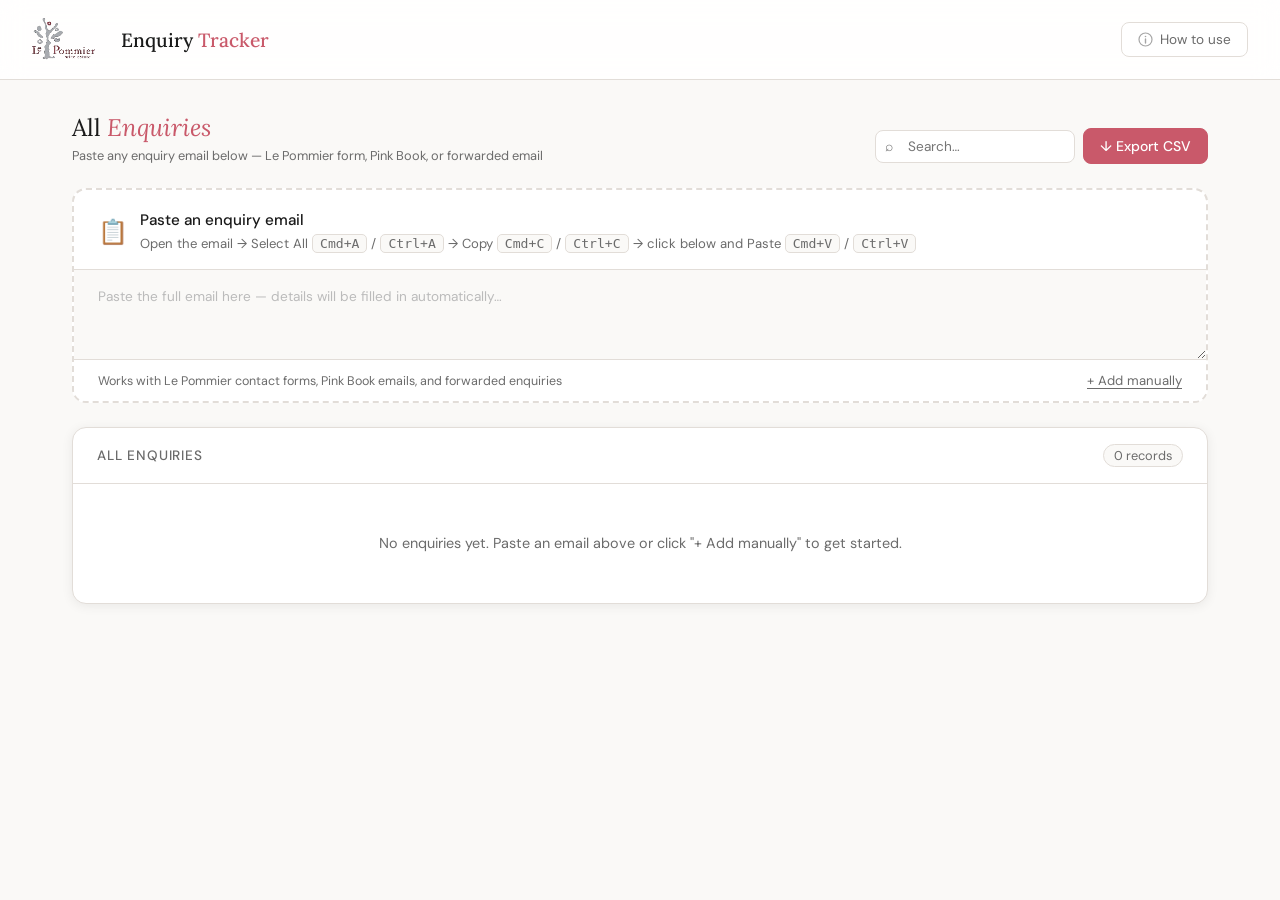
<file: index.html>
<!DOCTYPE html>
<html lang="en">
<head>
<meta charset="UTF-8">
<meta name="viewport" content="width=device-width, initial-scale=1.0">
<link rel="icon" type="image/png" href="[data-uri]">
<title>Le Pommier — Enquiry Tracker</title>
<link href="https://fonts.googleapis.com/css2?family=Lora:ital,wght@0,400;0,500;1,400&family=DM+Sans:wght@300;400;500&display=swap" rel="stylesheet">
<link rel="stylesheet" href="style.css">
</head>
<body>

<header>
  <div class="logo">
    <img src="[data-uri]" alt="Le Pommier Wine Estate" style="height:44px;width:auto;display:block;">
    <div class="logo-text">Enquiry <span>Tracker</span></div>
  </div>
  <button class="btn btn-howto" onclick="openHowTo()">
    <svg width="15" height="15" viewBox="0 0 15 15" fill="none" xmlns="http://www.w3.org/2000/svg"><circle cx="7.5" cy="7.5" r="6.5" stroke="currentColor" stroke-width="1.2"/><path d="M7.5 11V7" stroke="currentColor" stroke-width="1.4" stroke-linecap="round"/><circle cx="7.5" cy="4.5" r="0.8" fill="currentColor"/></svg>
    How to use
  </button>
</header>

<main>
  <div class="section-header">
    <div>
      <div class="section-title">All <em>Enquiries</em></div>
      <div class="section-meta">Paste any enquiry email below — Le Pommier form, Pink Book, or forwarded email</div>
    </div>
    <div class="btn-group">
      <div class="search-wrap">
        <span class="search-icon">⌕</span>
        <input type="text" id="search" placeholder="Search…" oninput="renderTable()">
      </div>
      <button class="btn btn-primary" onclick="exportCSV()">↓ Export CSV</button>
    </div>
  </div>

  <div class="paste-zone">
    <div class="paste-zone-header">
      <div class="paste-zone-icon">📋</div>
      <div class="paste-zone-label">
        <strong>Paste an enquiry email</strong>
        <span>Open the email → Select All <span class="ht-code">Cmd+A</span> / <span class="ht-code">Ctrl+A</span> → Copy <span class="ht-code">Cmd+C</span> / <span class="ht-code">Ctrl+C</span> → click below and Paste <span class="ht-code">Cmd+V</span> / <span class="ht-code">Ctrl+V</span></span>
      </div>
    </div>
    <textarea id="paste-input" placeholder="Paste the full email here — details will be filled in automatically…" onpaste="scheduleParse()" oninput="handleInput()"></textarea>
    <div class="paste-zone-actions">
      <span class="paste-hint">Works with Le Pommier contact forms, Pink Book emails, and forwarded enquiries</span>
      <div style="display:flex;gap:10px;align-items:center">
        <span class="manual-link" onclick="openModal()">+ Add manually</span>
        <button class="btn btn-primary hidden" id="parse-btn" onclick="doParse()">Fill form from email →</button>
      </div>
    </div>
  </div>

  <div class="table-card">
    <div class="table-header">
      <span class="table-title">All Enquiries</span>
      <div style="display:flex;align-items:center;gap:10px">
        <span class="record-count" id="record-count">0 records</span>
        <button class="btn btn-delete-all" id="delete-all-btn" onclick="openDeleteAll()" style="display:none">🗑 Delete all</button>
      </div>
    </div>
    <div class="table-wrap">
      <div id="table-body"></div>
    </div>
  </div>
</main>

<!-- MODAL -->
<div class="modal-overlay" id="modal-overlay" onclick="overlayClick(event)">
  <div class="modal">
    <div class="modal-header">
      <h2 id="modal-title">New Enquiry</h2>
      <button class="modal-close" onclick="closeModal()">✕</button>
    </div>
    <div class="modal-body">
      <div id="msg-wrap" class="hidden">
        <div class="msg-box"><span class="lbl">Message from enquiry</span><span id="msg-text"></span></div>
      </div>
      <div class="form-row">
        <div class="form-group"><label>First Name *</label><input type="text" id="f-first" placeholder="e.g. Jean"></div>
        <div class="form-group"><label>Last Name</label><input type="text" id="f-last" placeholder="e.g. Minnaar"></div>
      </div>
      <div class="form-row">
        <div class="form-group"><label>Contact Email</label><input type="email" id="f-email" placeholder="e.g. name@email.com"></div>
        <div class="form-group"><label>Contact Number</label><input type="tel" id="f-phone" placeholder="e.g. 082 555 0123"></div>
      </div>
      <div class="form-row">
        <div class="form-group"><label>Venue</label><input type="text" id="f-venue" placeholder="e.g. Barn, Granny Smith, Lapa…"></div>
        <div class="form-group"><label>Type of Function</label><input type="text" id="f-type" placeholder="e.g. Wedding, 21st, Conference…"></div>
      </div>
      <div class="form-row">
        <div class="form-group"><label>PAX (number of guests)</label><input type="number" id="f-pax" placeholder="e.g. 50" min="1"></div>
        <div class="form-group"><label>Where did you hear about us?</label><input type="text" id="f-heard" placeholder="e.g. Website, Pink Book, WhatsApp…"></div>
      </div>
      <div class="form-row">
        <div class="form-group"><label>Date of Enquiry</label><input type="date" id="f-enquiry-date"></div>
        <div class="form-group"><label>Date of Event</label><input type="date" id="f-event-date"></div>
      </div>
      <div class="form-group"><label>Notes / Message</label><textarea id="f-notes" placeholder="Extra details from the enquiry…"></textarea></div>
    </div>
    <div class="modal-footer">
      <button class="btn" onclick="closeModal()">Cancel</button>
      <button class="btn btn-copy" onclick="copyFormForExcel()">Copy for Excel</button>
      <button class="btn btn-primary" id="save-btn" onclick="saveEntry()">Save Enquiry</button>
    </div>
  </div>
</div>

<div class="toast" id="toast"></div>

<!-- CLIPBOARD FALLBACK (when auto-copy is blocked) -->
<div class="modal-overlay" id="clipboard-fallback-overlay" onclick="clipboardFallbackOverlayClick(event)" style="z-index:700">
  <div class="modal" style="max-width:520px">
    <div class="modal-header">
      <h2>Copy for Excel</h2>
      <button class="modal-close" onclick="closeClipboardFallback()">✕</button>
    </div>
    <div class="modal-body" style="gap:0.75rem">
      <p style="font-size:0.9rem;line-height:1.6;color:var(--ink)">Automatic copy was blocked by your browser. Select all the text below, then copy and paste into Excel.</p>
      <textarea id="clipboard-fallback-text" readonly onclick="selectClipboardFallback()" style="width:100%;min-height:72px;font-family:monospace;font-size:0.78rem;padding:10px;border:1px solid var(--border);border-radius:8px;resize:vertical"></textarea>
    </div>
    <div class="modal-footer">
      <button class="btn" onclick="closeClipboardFallback()">Close</button>
      <button class="btn btn-primary" onclick="selectClipboardFallback()">Select all</button>
    </div>
  </div>
</div>

<!-- DELETE ALL CONFIRMATION MODAL -->
<div class="modal-overlay" id="delete-all-overlay" onclick="closeDeleteAllOverlay(event)" style="z-index:600">
  <div class="modal" style="max-width:420px">
    <div class="modal-header">
      <h2 style="color:#c0392b">⚠ Delete all records?</h2>
      <button class="modal-close" onclick="closeDeleteAll()">✕</button>
    </div>
    <div class="modal-body" style="gap:0.75rem">
      <p style="font-size:0.95rem;line-height:1.6;color:var(--ink)">You are about to permanently delete <strong id="delete-all-count">all</strong> enquiry records.</p>
      <p style="font-size:0.875rem;color:var(--muted);line-height:1.6">This cannot be undone. Make sure you have exported a CSV backup before continuing.</p>
    </div>
    <div class="modal-footer" style="justify-content:space-between">
      <button class="btn" onclick="closeDeleteAll()" style="min-width:100px">No, keep them</button>
      <button class="btn" onclick="confirmDeleteAll()" style="min-width:100px;background:#c0392b;color:white;border-color:#c0392b">Yes, delete all</button>
    </div>
  </div>
</div>

<!-- HOW TO MODAL -->
<div class="ht-overlay" id="ht-overlay" onclick="htOverlayClick(event)">
  <div class="ht-modal">
    <div class="ht-header">
      <div class="ht-header-text">
        <h2>How to <em>use this app</em></h2>
        <p>A quick guide to logging enquiries, exporting, and uploading to SharePoint</p>
      </div>
      <button class="ht-close" onclick="closeHowTo()">✕</button>
    </div>
    <div class="ht-nav">
      <button class="ht-tab active" onclick="htGo(0)">Pasting emails</button>
      <button class="ht-tab" onclick="htGo(1)">Adding manually</button>
      <button class="ht-tab" onclick="htGo(2)">Export to CSV</button>
      <button class="ht-tab" onclick="htGo(3)">Upload to SharePoint</button>
    </div>
    <div class="ht-body">

      <!-- PANEL 0: PASTING EMAILS -->
      <div class="ht-panel active" id="ht-panel-0">
        <div class="ht-step">
          <div class="ht-step-num">1</div>
          <div class="ht-step-content">
            <strong>Open the enquiry email</strong>
            <p>Open the email in Apple Mail, Outlook, or your browser — whichever you use for work email.</p>
          </div>
        </div>
        <div class="ht-step">
          <div class="ht-step-num">2</div>
          <div class="ht-step-content">
            <strong>Select and copy the entire email</strong>
            <p>Click anywhere inside the email, then press <span class="ht-code">Cmd + A</span> <span class="ht-os-sep">/</span> <span class="ht-code">Ctrl + A</span> to select everything, then <span class="ht-code">Cmd + C</span> <span class="ht-os-sep">/</span> <span class="ht-code">Ctrl + C</span> to copy it.</p>
          </div>
        </div>
        <div class="ht-step">
          <div class="ht-step-num">3</div>
          <div class="ht-step-content">
            <strong>Paste into the box on this page</strong>
            <p>Click inside the paste area (the large text box), then press <span class="ht-code">Cmd + V</span> <span class="ht-os-sep">/</span> <span class="ht-code">Ctrl + V</span> to paste. The form will open automatically with the details filled in.</p>
          </div>
        </div>
        <div class="ht-step">
          <div class="ht-step-num">4</div>
          <div class="ht-step-content">
            <strong>Review and save</strong>
            <p>Check that the details look correct — especially the event date and type of function. Fill in anything that was missing, like the Venue. Then click <strong>Save Enquiry</strong>.</p>
          </div>
        </div>
        <div class="ht-tip">
          <strong>Works with three email types</strong>
          Le Pommier contact form emails, Pink Book enquiry emails, and any plain forwarded email with a name and Tel number in the signature.
        </div>
      </div>

      <!-- PANEL 1: ADDING MANUALLY -->
      <div class="ht-panel" id="ht-panel-1">
        <div class="ht-step">
          <div class="ht-step-num">1</div>
          <div class="ht-step-content">
            <strong>Click "+ Add manually"</strong>
            <p>This link appears at the bottom right of the paste box. It opens the empty enquiry form directly without needing an email.</p>
          </div>
        </div>
        <div class="ht-step">
          <div class="ht-step-num">2</div>
          <div class="ht-step-content">
            <strong>Fill in the details</strong>
            <p>Only First Name is required. Fill in as much as you have — name, contact email, phone number, venue, type of function, and dates.</p>
          </div>
        </div>
        <div class="ht-step">
          <div class="ht-step-num">3</div>
          <div class="ht-step-content">
            <strong>Save the enquiry</strong>
            <p>Click <strong>Save Enquiry</strong> or press <span class="ht-code">Cmd + Enter</span> <span class="ht-os-sep">/</span> <span class="ht-code">Ctrl + Enter</span> to save. The entry will appear at the top of the list immediately.</p>
          </div>
        </div>
        <div class="ht-step">
          <div class="ht-step-num">4</div>
          <div class="ht-step-content">
            <strong>Edit or delete any time</strong>
            <p>Each row in the table has an <strong>Edit</strong> button to update details and a red <strong>✕</strong> button to remove an entry.</p>
          </div>
        </div>
        <div class="ht-tip">
          <strong>Your data is saved automatically</strong>
          Everything is stored in your browser. It will still be there the next time you open this file — as long as you use the same browser and don't clear your browser data.
        </div>
      </div>

      <!-- PANEL 2: EXPORT CSV -->
      <div class="ht-panel" id="ht-panel-2">
        <div class="ht-step">
          <div class="ht-step-num">1</div>
          <div class="ht-step-content">
            <strong>Save copies the row automatically</strong>
            <p>When you click <strong>Save Enquiry</strong>, the app copies one Excel-ready row to your clipboard. Switch to SharePoint Excel and paste at the next empty row — no CSV needed for single enquiries.</p>
          </div>
        </div>
        <div class="ht-step">
          <div class="ht-step-num">2</div>
          <div class="ht-step-content">
            <strong>Use Copy buttons when needed</strong>
            <p>Each row in the table has a <strong>Copy</strong> button. The enquiry form also has <strong>Copy for Excel</strong> if you want to copy before saving.</p>
          </div>
        </div>
        <div class="ht-step">
          <div class="ht-step-num">3</div>
          <div class="ht-step-content">
            <strong>Export CSV for bulk backup</strong>
            <p>Click <strong>↓ Export CSV</strong> in the top right to download all enquiries as a backup file. Use this weekly or after logging several enquiries — not for day-to-day pasting.</p>
          </div>
        </div>
        <div class="ht-tip">
          <strong>Do not copy from the review form</strong>
          Selecting text in the form and pressing Cmd+C / Ctrl+C will paste as two columns in Excel. Always use <strong>Save Enquiry</strong>, <strong>Copy for Excel</strong>, or the row <strong>Copy</strong> button instead.
        </div>
      </div>

      <!-- PANEL 3: UPLOAD TO SHAREPOINT -->
      <div class="ht-panel" id="ht-panel-3">
        <div class="ht-step">
          <div class="ht-step-num">1</div>
          <div class="ht-step-content">
            <strong>Save the enquiry</strong>
            <p>After reviewing the parsed email, click <strong>Save Enquiry</strong>. The row is copied to your clipboard automatically in the correct SharePoint column order.</p>
          </div>
        </div>
        <div class="ht-step">
          <div class="ht-step-num">2</div>
          <div class="ht-step-content">
            <strong>Open the SharePoint spreadsheet</strong>
            <p>Go to your SharePoint link and open the Excel file in Excel Online or the desktop app.</p>
          </div>
        </div>
        <div class="ht-step">
          <div class="ht-step-num">3</div>
          <div class="ht-step-content">
            <strong>Paste at the bottom</strong>
            <p>Scroll to the last row with data. Click the first empty cell in column A below all existing entries. Press <span class="ht-code">Cmd + V</span> <span class="ht-os-sep">/</span> <span class="ht-code">Ctrl + V</span>. One row should appear across all columns.</p>
          </div>
        </div>
        <div class="ht-step">
          <div class="ht-step-num">4</div>
          <div class="ht-step-content">
            <strong>Save the SharePoint file</strong>
            <p>Excel Online saves automatically. In the desktop app, press <span class="ht-code">Cmd + S</span> <span class="ht-os-sep">/</span> <span class="ht-code">Ctrl + S</span> to sync back to SharePoint.</p>
          </div>
        </div>
        <div class="ht-tip">
          <strong>Bulk upload alternative</strong>
          For many enquiries at once: export CSV, open it in Excel, select all data rows (not the header), copy, and paste at the bottom of the SharePoint sheet.
        </div>
      </div>

    </div>
    <div class="ht-footer">
      <div class="ht-progress" id="ht-progress"></div>
      <div class="ht-footer-nav">
        <button class="btn" id="ht-prev" onclick="htStep(-1)">← Back</button>
        <button class="btn btn-primary" id="ht-next" onclick="htStep(1)">Next →</button>
      </div>
    </div>
  </div>
</div>

<script src="script.js"></script>
</body>
</html>
</file>
<file: style.css>
:root {
    --rose: #c9596a; --rose-light: #fdf0f2; --rose-dark: #8b2d3c;
    --gold: #b8963e; --ink: #1a1a1a; --muted: #6b6b6b;
    --border: #e2ddd8; --bg: #faf9f7; --white: #ffffff;
    --shadow: 0 2px 12px rgba(0,0,0,0.07);
    --shadow-md: 0 8px 32px rgba(0,0,0,0.10);
    --shadow-lg: 0 20px 60px rgba(0,0,0,0.14);
    --ease-spring: cubic-bezier(0.22, 1, 0.36, 1);
    --ease-out: cubic-bezier(0.16, 1, 0.3, 1);
  }

  @keyframes fadeUp {
    from { opacity: 0; transform: translateY(18px); }
    to   { opacity: 1; transform: translateY(0); }
  }
  @keyframes fadeIn {
    from { opacity: 0; }
    to   { opacity: 1; }
  }
  @keyframes slideInRow {
    from { opacity: 0; transform: translateX(-10px); }
    to   { opacity: 1; transform: translateX(0); }
  }
  @keyframes shimmer {
    0%   { background-position: -400px 0; }
    100% { background-position: 400px 0; }
  }
  @keyframes pulse-border {
    0%, 100% { border-color: var(--rose); box-shadow: 0 0 0 0 rgba(201,89,106,0.15); }
    50%       { border-color: var(--rose); box-shadow: 0 0 0 6px rgba(201,89,106,0); }
  }
  @keyframes pop {
    0%   { transform: scale(1); }
    50%  { transform: scale(1.08); }
    100% { transform: scale(1); }
  }

  * { box-sizing: border-box; margin: 0; padding: 0; }
  body { font-family: 'DM Sans', sans-serif; background: var(--bg); color: var(--ink); min-height: 100vh; }

  header {
    background: rgba(255,255,255,0.85);
    backdrop-filter: blur(12px);
    -webkit-backdrop-filter: blur(12px);
    border-bottom: 1px solid var(--border);
    padding: 1.1rem 2rem;
    display: flex; align-items: center; justify-content: space-between;
    position: sticky; top: 0; z-index: 100;
    transition: box-shadow 0.3s;
  }
  header.scrolled { box-shadow: 0 4px 24px rgba(0,0,0,0.08); }
  .logo { display: flex; align-items: center; gap: 10px; }
  .logo-text { font-family: 'Lora', serif; font-size: 1.2rem; font-weight: 500; color: var(--ink); }
  .logo-text span { color: var(--rose); }

  main { max-width: 1200px; margin: 0 auto; padding: 2rem; }

  .section-header { display: flex; align-items: flex-end; justify-content: space-between; margin-bottom: 1.5rem; flex-wrap: wrap; gap: 12px; animation: fadeUp 0.55s var(--ease-out) both; }
  .section-title { font-family: 'Lora', serif; font-size: 1.5rem; font-weight: 400; }
  .section-title em { color: var(--rose); font-style: italic; }
  .section-meta { font-size: 0.8rem; color: var(--muted); margin-top: 4px; }

  .btn { padding: 8px 16px; border-radius: 8px; font-family: 'DM Sans', sans-serif; font-size: 0.875rem; font-weight: 500; cursor: pointer; border: 1px solid var(--border); background: var(--white); color: var(--ink); transition: all 0.22s var(--ease-spring); display: inline-flex; align-items: center; gap: 6px; }
  .btn:hover { box-shadow: var(--shadow-md); transform: translateY(-2px); }
  .btn:active { transform: translateY(0) scale(0.97); box-shadow: none; }
  .btn-primary { background: var(--rose); color: white; border-color: var(--rose); position: relative; overflow: hidden; }
  .btn-primary::after { content: ''; position: absolute; inset: 0; background: linear-gradient(105deg, transparent 40%, rgba(255,255,255,0.25) 50%, transparent 60%); background-size: 400px 100%; background-position: -400px 0; transition: none; }
  .btn-primary:hover::after { animation: shimmer 0.55s ease forwards; }
  .btn-primary:hover { background: var(--rose-dark); border-color: var(--rose-dark); }
  .btn-danger { background: white; color: #c0392b; border-color: #f5b7b1; font-size: 0.8rem; padding: 5px 10px; transition: all 0.2s var(--ease-spring); }
  .btn-danger:hover { background: #c0392b; color: white; border-color: #c0392b; transform: scale(1.05); }
  .btn-delete-all { font-size: 0.78rem; padding: 4px 12px; color: #c0392b; border-color: #f5b7b1; background: white; transition: all 0.2s var(--ease-spring); }
  .btn-delete-all:hover { background: #c0392b; color: white; border-color: #c0392b; }
  .btn-group { display: flex; gap: 8px; align-items: center; }

  .paste-zone { border: 2px dashed var(--border); border-radius: 14px; background: var(--white); margin-bottom: 1.5rem; overflow: hidden; transition: border-color 0.25s, box-shadow 0.25s; animation: fadeUp 0.6s 0.1s var(--ease-out) both; }
  .paste-zone:focus-within { border-color: var(--rose); border-style: solid; box-shadow: 0 0 0 4px rgba(201,89,106,0.08); }
  .paste-zone-header { padding: 1.25rem 1.5rem 1rem; display: flex; align-items: center; gap: 12px; }
  .paste-zone-icon { font-size: 1.5rem; }
  .paste-zone-label strong { display: block; font-size: 0.95rem; font-weight: 500; margin-bottom: 2px; }
  .paste-zone-label span { font-size: 0.82rem; color: var(--muted); }
  .paste-zone textarea { display: block; width: 100%; min-height: 90px; padding: 1rem 1.5rem; border: none; border-top: 1px solid var(--border); font-family: 'DM Sans', sans-serif; font-size: 0.85rem; color: var(--ink); background: var(--bg); resize: vertical; outline: none; line-height: 1.6; transition: min-height 0.3s var(--ease-spring), background 0.2s; }
  .paste-zone textarea:focus { min-height: 120px; background: var(--white); }
  .paste-zone textarea::placeholder { color: #bbb; }
  .paste-zone-actions { padding: 0.75rem 1.5rem; border-top: 1px solid var(--border); display: flex; justify-content: space-between; align-items: center; gap: 8px; background: var(--white); }
  .paste-hint { font-size: 0.78rem; color: var(--muted); }
  .manual-link { font-size: 0.82rem; color: var(--muted); cursor: pointer; text-decoration: underline; text-underline-offset: 3px; }
  .manual-link:hover { color: var(--ink); }

  .table-card { background: var(--white); border-radius: 14px; border: 1px solid var(--border); overflow: hidden; box-shadow: var(--shadow); animation: fadeUp 0.65s 0.2s var(--ease-out) both; transition: box-shadow 0.3s; }
  .table-card:hover { box-shadow: var(--shadow-md); }
  .table-header { padding: 1rem 1.5rem; border-bottom: 1px solid var(--border); display: flex; align-items: center; justify-content: space-between; gap: 12px; flex-wrap: wrap; }
  .table-title { font-size: 0.85rem; font-weight: 500; color: var(--muted); text-transform: uppercase; letter-spacing: 0.06em; }
  .record-count { font-size: 0.8rem; color: var(--muted); background: var(--bg); border: 1px solid var(--border); border-radius: 20px; padding: 2px 10px; }
  .table-wrap { overflow-x: auto; }
  table { width: 100%; border-collapse: collapse; font-size: 0.875rem; min-width: 1100px; }
  thead th { padding: 10px 14px; text-align: left; font-size: 0.75rem; font-weight: 500; color: var(--muted); text-transform: uppercase; letter-spacing: 0.05em; border-bottom: 1px solid var(--border); background: var(--bg); white-space: nowrap; }
  thead th:last-child { width: 110px; min-width: 110px; }
  tbody tr { border-bottom: 1px solid var(--border); transition: background 0.18s, transform 0.18s; position: relative; }
  tbody tr.row-new { animation: slideInRow 0.4s var(--ease-spring) both; }
  tbody tr:last-child { border-bottom: none; }
  tbody tr:hover { background: var(--rose-light); }
  tbody td { padding: 11px 14px; color: var(--ink); vertical-align: middle; }
  .td-muted { color: var(--muted); font-size: 0.82rem; }
  .empty-state { padding: 3rem; text-align: center; color: var(--muted); }
  .empty-state p { font-size: 0.9rem; line-height: 1.6; }

  .modal-overlay { position: fixed; inset: 0; background: rgba(20,15,10,0.45); backdrop-filter: blur(4px); -webkit-backdrop-filter: blur(4px); z-index: 500; display: flex; align-items: center; justify-content: center; padding: 1rem; opacity: 0; pointer-events: none; transition: opacity 0.25s; }
  .modal-overlay.active { opacity: 1; pointer-events: all; }
  .modal { background: var(--white); border-radius: 20px; width: 100%; max-width: 520px; box-shadow: var(--shadow-lg); transform: translateY(24px) scale(0.96); transition: transform 0.4s var(--ease-spring), opacity 0.25s; overflow: hidden; max-height: 90vh; overflow-y: auto; }
  .modal-overlay.active .modal { transform: translateY(0) scale(1); }
  .modal-header { padding: 1.25rem 1.5rem; border-bottom: 1px solid var(--border); display: flex; align-items: center; justify-content: space-between; position: sticky; top: 0; background: var(--white); z-index: 1; }
  .modal-header h2 { font-family: 'Lora', serif; font-size: 1.1rem; font-weight: 400; }
  .modal-close { width: 28px; height: 28px; border: none; background: none; cursor: pointer; font-size: 1.2rem; color: var(--muted); border-radius: 6px; display: flex; align-items: center; justify-content: center; }
  .modal-close:hover { background: var(--bg); }
  .modal-body { padding: 1.5rem; display: flex; flex-direction: column; gap: 1rem; }
  .msg-box { background: var(--bg); border: 1px solid var(--border); border-radius: 10px; padding: 0.9rem 1.1rem; font-size: 0.82rem; color: var(--muted); line-height: 1.65; max-height: 80px; overflow-y: auto; }
  .msg-box .lbl { font-size: 0.72rem; font-weight: 500; color: var(--ink); text-transform: uppercase; letter-spacing: 0.05em; margin-bottom: 4px; display: block; }
  .form-row { display: grid; grid-template-columns: 1fr 1fr; gap: 12px; }
  .form-group { display: flex; flex-direction: column; gap: 5px; }
  .form-group label { font-size: 0.75rem; font-weight: 500; color: var(--muted); text-transform: uppercase; letter-spacing: 0.06em; }
  .form-group input, .form-group textarea { padding: 9px 12px; border: 1px solid var(--border); border-radius: 8px; font-family: 'DM Sans', sans-serif; font-size: 0.9rem; color: var(--ink); background: var(--white); outline: none; transition: border-color 0.2s, box-shadow 0.2s, background 0.2s; width: 100%; }
  .form-group input:focus, .form-group textarea:focus { border-color: var(--rose); box-shadow: 0 0 0 3px rgba(201,89,106,0.1); }
  .form-group textarea { resize: vertical; min-height: 70px; line-height: 1.5; }
  .modal-footer { padding: 1rem 1.5rem; border-top: 1px solid var(--border); display: flex; justify-content: flex-end; gap: 8px; position: sticky; bottom: 0; background: var(--white); }

  .search-wrap { position: relative; width: 200px; }
  .search-wrap input { width: 100%; padding: 7px 12px 7px 32px; border: 1px solid var(--border); border-radius: 8px; font-family: 'DM Sans', sans-serif; font-size: 0.85rem; background: var(--white); color: var(--ink); outline: none; transition: border-color 0.2s, box-shadow 0.2s, width 0.3s var(--ease-spring); }
  .search-wrap input:focus { border-color: var(--rose); box-shadow: 0 0 0 3px rgba(201,89,106,0.1); width: 240px; }
  .search-icon { position: absolute; left: 10px; top: 50%; transform: translateY(-50%); color: var(--muted); font-size: 14px; pointer-events: none; }

  .toast { position: fixed; bottom: 2rem; left: 50%; transform: translateX(-50%) translateY(16px) scale(0.95); background: var(--ink); color: white; padding: 11px 22px; border-radius: 30px; font-size: 0.875rem; opacity: 0; pointer-events: none; transition: all 0.4s var(--ease-spring); z-index: 999; white-space: nowrap; box-shadow: 0 8px 32px rgba(0,0,0,0.2); display: flex; align-items: center; gap: 8px; }
  .toast.show { opacity: 1; transform: translateX(-50%) translateY(0) scale(1); }
  .btn-howto { gap: 7px; color: var(--muted); font-weight: 400; font-size: 0.85rem; }
  .btn-howto:hover { color: var(--ink); }
  .btn-howto svg { opacity: 0.6; }
  .btn-howto:hover svg { opacity: 1; }
  .btn-copy { color: var(--rose); border-color: rgba(201,89,106,0.35); }
  .btn-copy:hover { background: rgba(201,89,106,0.08); border-color: var(--rose); }

  /* HOW-TO MODAL */
  .ht-overlay { position: fixed; inset: 0; background: rgba(10,8,6,0.55); z-index: 600; display: flex; align-items: center; justify-content: center; padding: 1rem; opacity: 0; pointer-events: none; transition: opacity 0.25s; }
  .ht-overlay.active { opacity: 1; pointer-events: all; }
  .ht-modal { background: var(--white); border-radius: 20px; width: 100%; max-width: 580px; max-height: 88vh; display: flex; flex-direction: column; box-shadow: 0 32px 80px rgba(0,0,0,0.22); transform: translateY(16px) scale(0.97); transition: transform 0.28s cubic-bezier(0.22,1,0.36,1); overflow: hidden; }
  .ht-overlay.active .ht-modal { transform: translateY(0) scale(1); }

  .ht-header { padding: 1.5rem 1.75rem 1.25rem; display: flex; align-items: flex-start; justify-content: space-between; gap: 12px; flex-shrink: 0; }
  .ht-header-text { }
  .ht-header h2 { font-family: 'Lora', serif; font-size: 1.35rem; font-weight: 400; margin-bottom: 4px; }
  .ht-header h2 em { color: var(--rose); font-style: italic; }
  .ht-header p { font-size: 0.82rem; color: var(--muted); line-height: 1.5; }
  .ht-close { width: 32px; height: 32px; border: none; background: var(--bg); cursor: pointer; font-size: 1.1rem; color: var(--muted); border-radius: 50%; display: flex; align-items: center; justify-content: center; flex-shrink: 0; transition: background 0.15s; }
  .ht-close:hover { background: var(--border); color: var(--ink); }

  .ht-nav { display: flex; gap: 4px; padding: 0 1.75rem 1rem; flex-shrink: 0; border-bottom: 1px solid var(--border); overflow-x: auto; }
  .ht-nav::-webkit-scrollbar { display: none; }
  .ht-tab { padding: 6px 14px; border-radius: 20px; border: 1px solid transparent; background: none; font-family: 'DM Sans', sans-serif; font-size: 0.8rem; font-weight: 500; color: var(--muted); cursor: pointer; white-space: nowrap; transition: all 0.15s; }
  .ht-tab:hover { background: var(--bg); color: var(--ink); }
  .ht-tab.active { background: var(--rose-light); border-color: var(--rose-mid, #f2c8ce); color: var(--rose-dark); }

  .ht-body { overflow-y: auto; padding: 1.5rem 1.75rem; flex: 1; }
  .ht-panel { display: none; flex-direction: column; gap: 1.25rem; }
  .ht-panel.active { display: flex; }

  .ht-step { display: flex; gap: 14px; align-items: flex-start; }
  .ht-step-num { width: 28px; height: 28px; border-radius: 50%; background: var(--rose-light); color: var(--rose-dark); font-size: 0.8rem; font-weight: 500; display: flex; align-items: center; justify-content: center; flex-shrink: 0; margin-top: 1px; }
  .ht-step-content { flex: 1; }
  .ht-step-content strong { display: block; font-size: 0.9rem; font-weight: 500; margin-bottom: 3px; color: var(--ink); }
  .ht-step-content p { font-size: 0.83rem; color: var(--muted); line-height: 1.6; }
  .ht-step-content p + p { margin-top: 4px; }

  .ht-code { display: inline-block; background: var(--bg); border: 1px solid var(--border); border-radius: 5px; padding: 1px 7px; font-family: monospace; font-size: 0.82rem; color: var(--ink); }

  .ht-tip { background: var(--rose-light); border-left: 3px solid var(--rose); border-radius: 0 8px 8px 0; padding: 0.75rem 1rem; font-size: 0.82rem; color: var(--rose-dark); line-height: 1.6; }
  .ht-tip strong { font-weight: 500; display: block; margin-bottom: 2px; }
  .ht-os-sep { color: var(--border); font-size: 0.78rem; margin: 0 2px; }

  .ht-divider { border: none; border-top: 1px solid var(--border); margin: 0.25rem 0; }

  .ht-footer { padding: 1rem 1.75rem; border-top: 1px solid var(--border); display: flex; justify-content: space-between; align-items: center; flex-shrink: 0; }
  .ht-footer-nav { display: flex; gap: 8px; }
  .ht-progress { display: flex; gap: 5px; align-items: center; }
  .ht-dot { width: 6px; height: 6px; border-radius: 50%; background: var(--border); transition: background 0.2s; }
  .ht-dot.active { background: var(--rose); }

  .hidden { display: none !important; }
  @media (max-width: 640px) { main { padding: 1rem; } .form-row { grid-template-columns: 1fr; } header { padding: 1rem; } }
</file>
